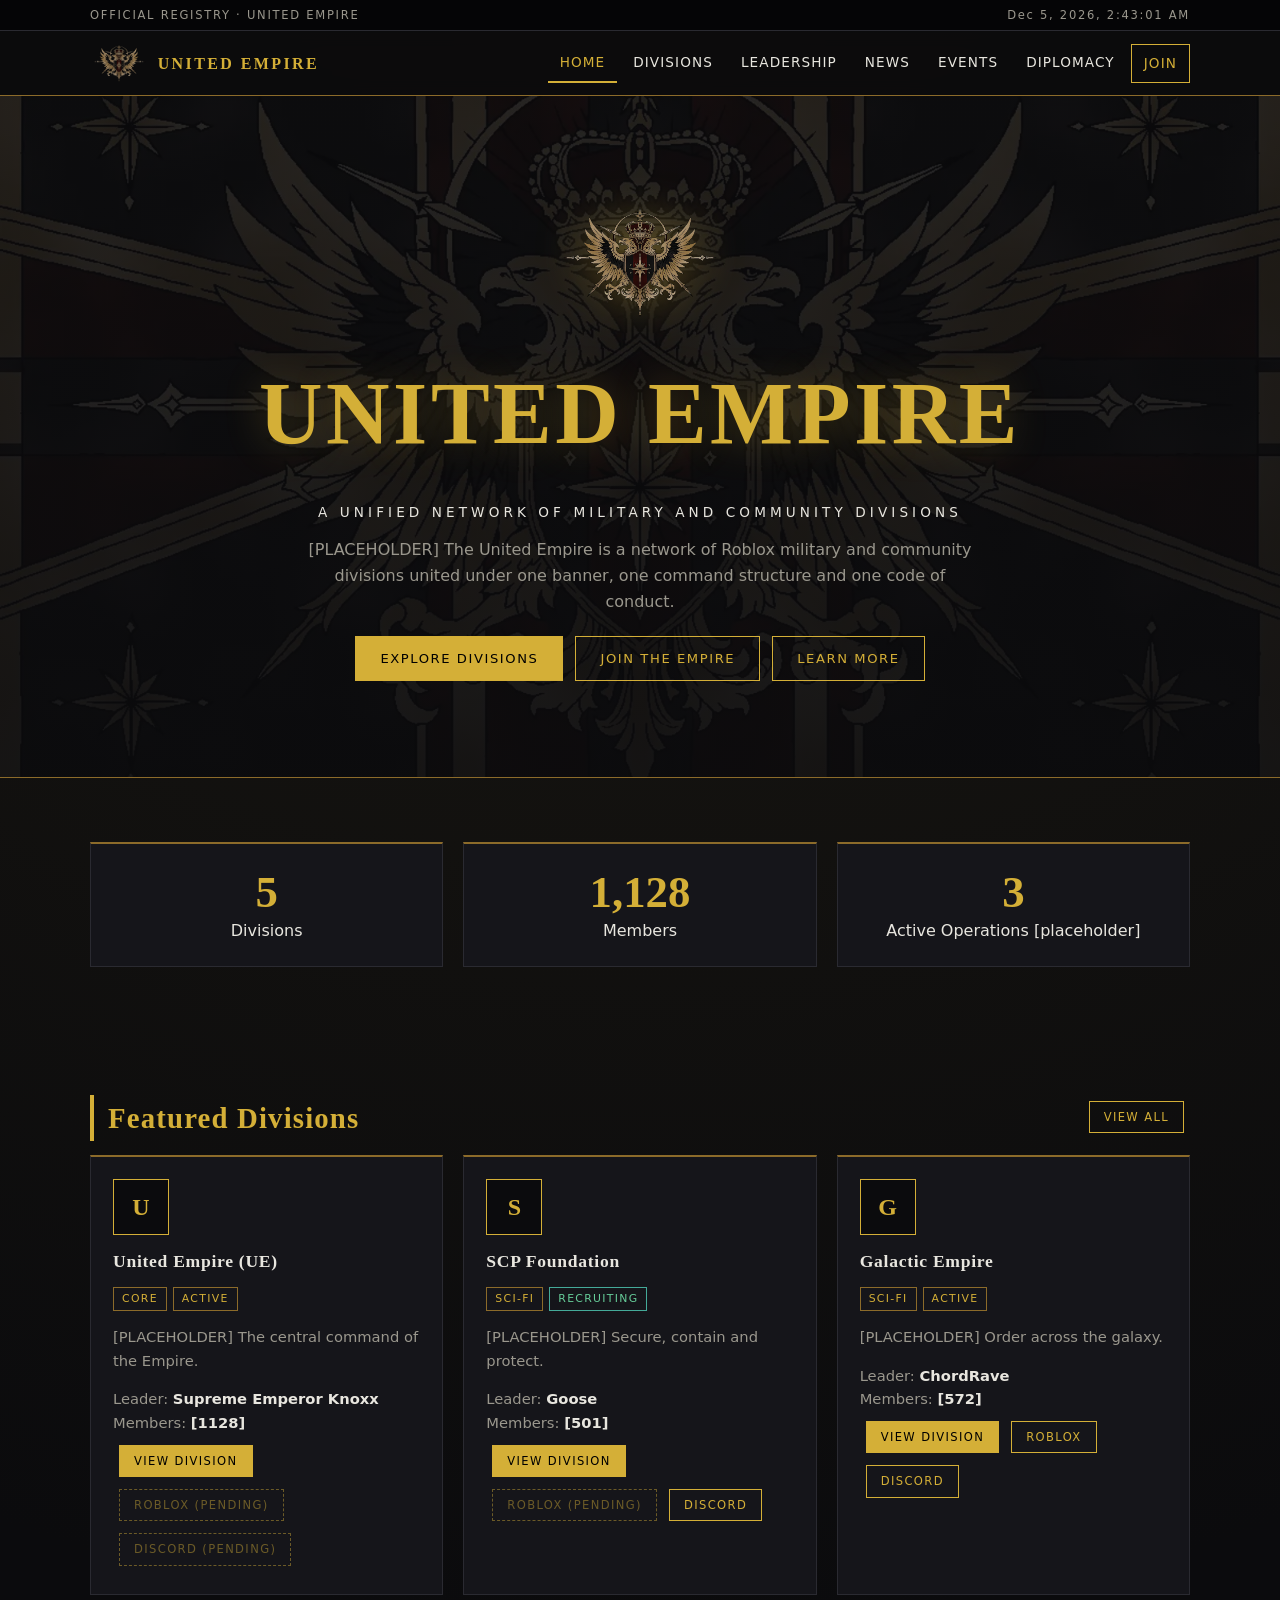
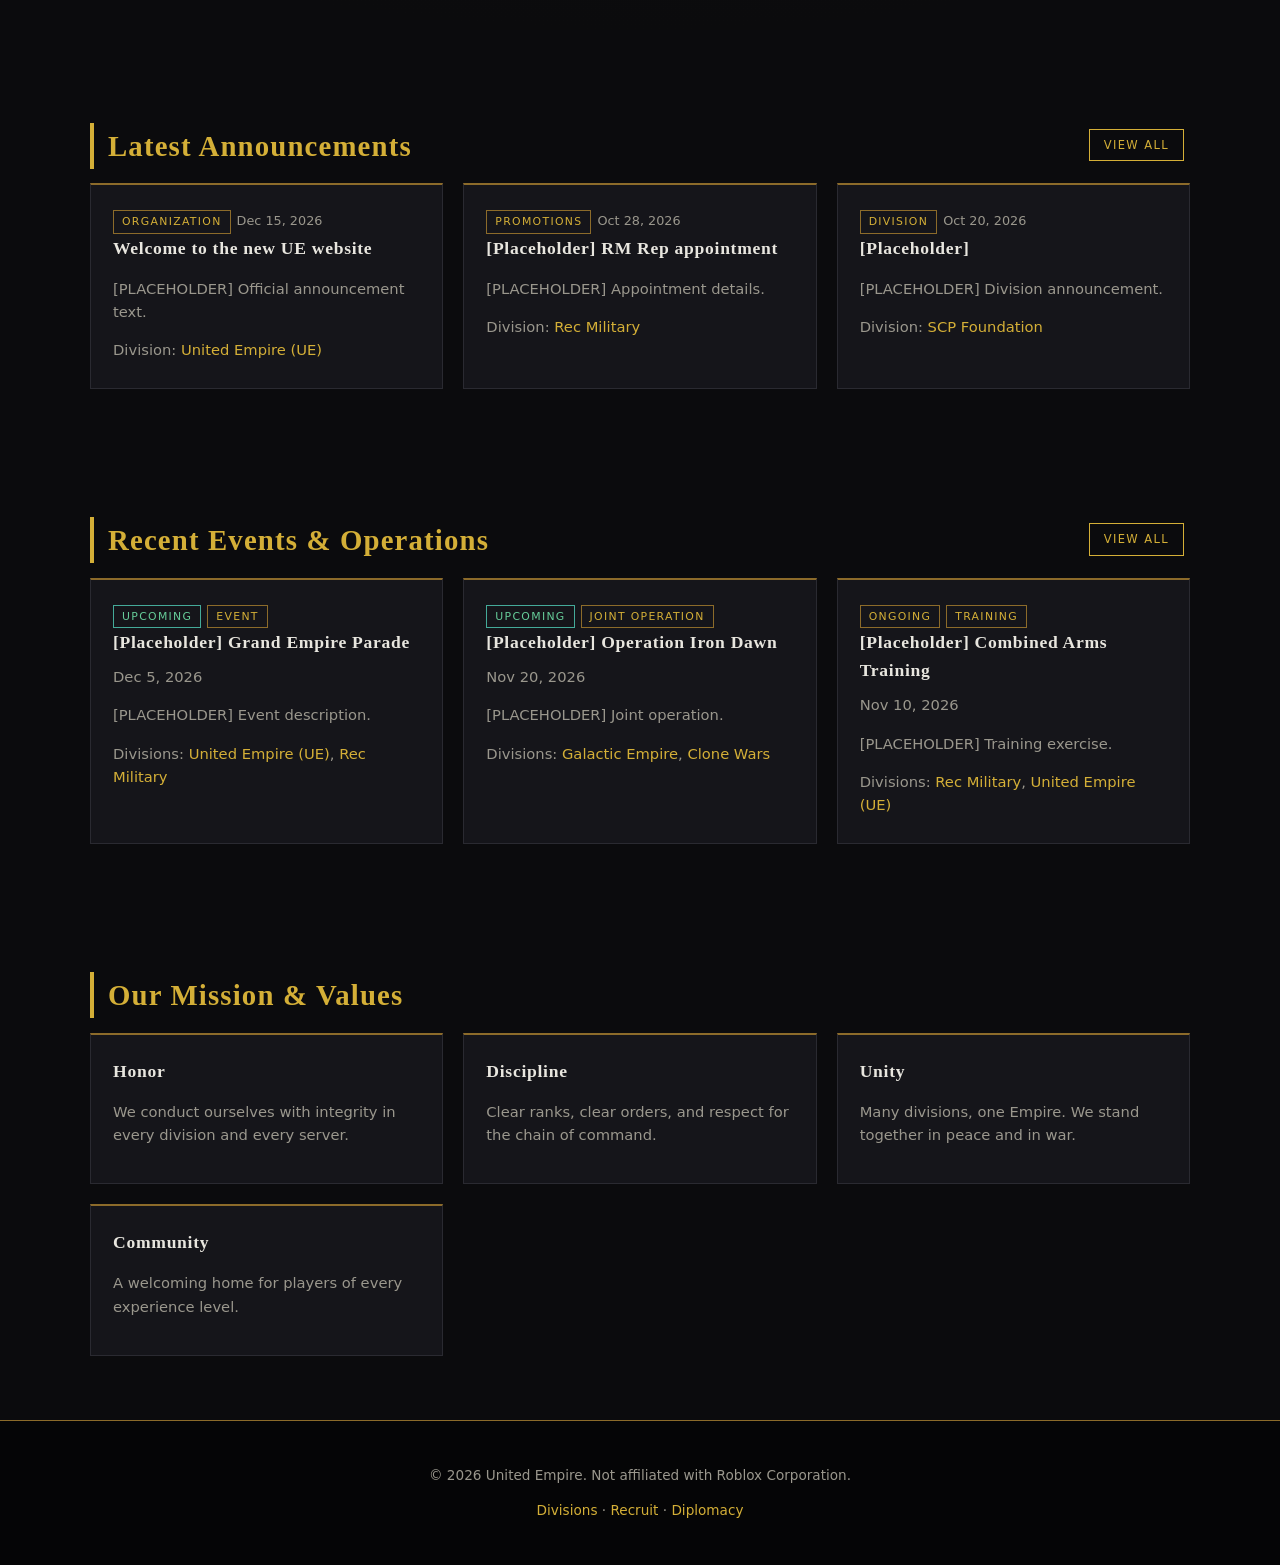
<file: index.html>
<!DOCTYPE html>
<html lang="en"><head>
<meta charset="utf-8"><meta name="viewport" content="width=device-width,initial-scale=1">
<title>United Empire | Official Roblox Clan Network</title>
<meta name="description" content="Official hub of the United Empire, a unified network of Roblox military and community divisions.">
<meta property="og:title" content="United Empire"><meta property="og:description" content="A unified network of military and community divisions.">
<meta name="theme-color" content="#0b0b0d">
<link rel="icon" href="assets/img/favicon.png" type="image/png">
<link rel="stylesheet" href="assets/css/style.css">
</head><body>
<div id="loader"><img src="assets/img/emblem.webp" alt=""><div class="bar"></div></div>
<div class="top"><div class="wrap"><span>OFFICIAL REGISTRY · UNITED EMPIRE</span><span id="clock"></span></div></div>
<nav id="nav"><div class="wrap">
 <a class="brand" href="#/"><img src="assets/img/emblem.webp" alt="UE emblem">UNITED EMPIRE</a>
 <button id="burger" aria-label="Menu" aria-expanded="false">☰</button>
 <ul id="menu">
  <li><a href="#/">Home</a></li><li><a href="#/divisions">Divisions</a></li><li><a href="#/leadership">Leadership</a></li>
  <li><a href="#/news">News</a></li><li><a href="#/events">Events</a></li><li><a href="#/diplomacy">Diplomacy</a></li>
  <li><a class="join" href="#/recruit">Join</a></li>
 </ul></div></nav>
<main id="app"></main>
<footer><div class="wrap"><p>© <span id="yr"></span> United Empire. Not affiliated with Roblox Corporation.</p>
<p><a href="#/divisions">Divisions</a> · <a href="#/recruit">Recruit</a> · <a href="#/diplomacy">Diplomacy</a></p></div></footer>
<button id="totop" aria-label="Back to top">↑</button>
<script src="data/site.js"></script><script src="data/divisions.js"></script><script src="data/leaders.js"></script>
<script src="data/news.js"></script><script src="data/events.js"></script><script src="assets/js/app.js"></script>
</body></html>
</file>
<file: assets/css/style.css>
:root{--bg:#0b0b0d;--panel:#15151a;--line:#2a2a31;--gold:#d4af37;--bronze:#8c6b2a;--crimson:#4a1512;--tx:#e8e6df;--mut:#9a978d}
*{box-sizing:border-box}html{scroll-behavior:smooth}
body{margin:0;background:radial-gradient(circle at 50% -10%,#1d1a12,var(--bg) 55%);color:var(--tx);font:16px/1.6 "Segoe UI",system-ui,sans-serif}
a{color:var(--gold);text-decoration:none}h1,h2,h3{font-family:Georgia,"Times New Roman",serif;letter-spacing:.04em;margin:0 0 .5em}
.wrap{max-width:1140px;margin:auto;padding:0 20px}
#loader{position:fixed;inset:0;background:var(--bg);display:grid;place-content:center;gap:16px;justify-items:center;z-index:99;transition:opacity .6s}
#loader img{width:110px;animation:pulse 1.2s infinite}#loader .bar{width:160px;height:3px;background:var(--line);overflow:hidden}
#loader .bar:after{content:"";display:block;height:100%;width:40%;background:var(--gold);animation:sl 1s infinite}
#loader.hide{opacity:0;pointer-events:none}@keyframes sl{from{margin-left:-40%}to{margin-left:100%}}@keyframes pulse{50%{transform:scale(1.1)}}
.top{background:#050506;border-bottom:1px solid var(--line);font-size:.72rem;letter-spacing:.15em;color:var(--mut)}
.top .wrap{display:flex;justify-content:space-between;padding:6px 20px}
nav{position:sticky;top:0;z-index:50;background:rgba(11,11,13,.92);backdrop-filter:blur(8px);border-bottom:1px solid var(--bronze)}
nav .wrap{display:flex;align-items:center;justify-content:space-between;min-height:64px}
.brand{display:flex;align-items:center;gap:10px;font-family:Georgia,serif;font-weight:700;letter-spacing:.15em;color:var(--gold)}.brand img{height:38px;width:auto}
#menu{display:flex;gap:4px;list-style:none;margin:0;padding:0}#menu a{display:block;padding:8px 12px;color:var(--tx);font-size:.85rem;letter-spacing:.08em;text-transform:uppercase;border-bottom:2px solid transparent;transition:.2s}
#menu a:hover,#menu a.on{color:var(--gold);border-color:var(--gold)}#menu a.join{border:1px solid var(--gold);color:var(--gold)}
#burger{display:none;background:none;border:1px solid var(--bronze);color:var(--gold);font-size:1.4rem;padding:2px 10px;cursor:pointer}
.hero{text-align:center;padding:110px 20px 90px;background:linear-gradient(180deg,rgba(11,11,13,.82),rgba(11,11,13,.93)),url(../img/flag.webp) center/cover;border-bottom:1px solid var(--bronze)}
.hero img{width:170px;filter:drop-shadow(0 0 24px rgba(212,175,55,.4))}.hero h1{font-size:clamp(2.6rem,9vw,5.5rem);color:var(--gold);margin:.2em 0;text-shadow:0 0 40px rgba(212,175,55,.3)}
.hero p{max-width:680px;margin:0 auto 1em;color:var(--mut)}.sub{letter-spacing:.3em;text-transform:uppercase;font-size:.85rem;color:var(--tx)!important}
.btn{display:inline-block;padding:11px 24px;margin:6px;border:1px solid var(--gold);color:var(--gold);background:none;font:inherit;font-size:.82rem;letter-spacing:.12em;text-transform:uppercase;cursor:pointer;transition:.25s}
.btn:hover{background:var(--gold);color:#000;transform:translateY(-2px)}.btn.fill{background:var(--gold);color:#000}.btn.fill:hover{background:#f0cc55}
.btn.off{opacity:.45;cursor:not-allowed;border-style:dashed}.btn.off:hover{background:none;color:var(--gold);transform:none}.btn.sm{padding:6px 14px;font-size:.72rem}
section{padding:64px 0}.sec h2{font-size:1.8rem;color:var(--gold);border-left:4px solid var(--gold);padding-left:14px}.sec .more{float:right}
.ph{padding:56px 0 40px;border-bottom:1px solid var(--line);background:linear-gradient(90deg,rgba(212,175,55,.08),transparent)}.ph h1{font-size:2.4rem;color:var(--gold)}.ph p{color:var(--mut);margin:0}
.grid{display:grid;grid-template-columns:repeat(auto-fill,minmax(270px,1fr));gap:20px}
.card{background:var(--panel);border:1px solid var(--line);border-top:2px solid var(--bronze);padding:22px;transition:.3s}.card:hover{transform:translateY(-4px);border-color:var(--gold);box-shadow:0 10px 30px rgba(0,0,0,.5)}
.card h3{font-size:1.1rem;color:var(--tx)}.card p{color:var(--mut);font-size:.92rem}
.logo{width:56px;height:56px;display:grid;place-items:center;border:1px solid var(--gold);background:#0b0b0d;color:var(--gold);font:700 1.5rem Georgia,serif;margin-bottom:12px;background-size:cover}
.meta{font-size:.8rem;color:var(--mut);margin:.3em 0}.meta b{color:var(--tx)}
.tag{display:inline-block;font-size:.68rem;letter-spacing:.12em;text-transform:uppercase;padding:2px 8px;border:1px solid var(--bronze);color:var(--gold);margin-right:6px}
.tag.Recruiting,.tag.Upcoming{border-color:#4a9;color:#6c9}.tag.Inactive,.tag.Completed{border-color:#666;color:#888}
.stats{display:grid;grid-template-columns:repeat(auto-fit,minmax(200px,1fr));gap:20px;text-align:center}.stats .card b{display:block;font:700 2.8rem Georgia,serif;color:var(--gold)}
.filters{display:flex;flex-wrap:wrap;gap:10px;margin:28px 0}.filters input,.filters select{background:var(--panel);border:1px solid var(--line);color:var(--tx);padding:10px 14px;font:inherit;min-width:160px}
.filters input{flex:1;min-width:220px}.filters input:focus,.filters select:focus{outline:none;border-color:var(--gold)}
.hid{display:none!important}.empty{color:var(--mut);text-align:center;padding:30px}
.banner{height:200px;border:1px solid var(--bronze);background:linear-gradient(135deg,#1d1a12,#0b0b0d),var(--panel);display:grid;place-items:center;color:var(--bronze);letter-spacing:.3em;font-size:.8rem;margin-bottom:28px}
.two{display:grid;grid-template-columns:2fr 1fr;gap:28px}.box{background:var(--panel);border:1px solid var(--line);padding:22px;margin-bottom:20px}.box h3{color:var(--gold)}
ol.ranks{padding-left:20px}ol.ranks li{padding:4px 0;border-bottom:1px solid var(--line)}
.tier{margin:36px 0 14px;color:var(--gold);font:1.2rem Georgia,serif;letter-spacing:.15em;text-transform:uppercase;border-bottom:1px solid var(--bronze);padding-bottom:6px}
.ava{width:64px;height:64px;border-radius:50%;border:2px solid var(--gold);background:#0b0b0d center/cover;display:grid;place-items:center;color:var(--gold);font:700 1.3rem Georgia,serif;margin-bottom:10px}
.steps{counter-reset:s;list-style:none;padding:0}.steps li{counter-increment:s;padding:12px 12px 12px 56px;position:relative;margin-bottom:10px;background:var(--panel);border:1px solid var(--line)}
.steps li:before{content:counter(s);position:absolute;left:12px;top:8px;width:32px;height:32px;display:grid;place-items:center;background:var(--gold);color:#000;font-weight:700}
.reg{border-left:3px solid var(--gold);margin-bottom:10px}
footer{border-top:1px solid var(--bronze);background:#050506;padding:30px 0;text-align:center;color:var(--mut);font-size:.85rem}
#totop{position:fixed;right:20px;bottom:20px;width:44px;height:44px;border:1px solid var(--gold);background:var(--panel);color:var(--gold);font-size:1.2rem;cursor:pointer;opacity:0;pointer-events:none;transition:.3s;z-index:40}#totop.on{opacity:1;pointer-events:auto}
.rv{opacity:0;transform:translateY(24px);transition:opacity .7s,transform .7s}.rv.in{opacity:1;transform:none}
@media(max-width:820px){#burger{display:block}#menu{display:none;position:absolute;top:64px;left:0;right:0;flex-direction:column;background:var(--bg);border-bottom:1px solid var(--bronze);padding:10px}#menu.open{display:flex}.two{grid-template-columns:1fr}.top span:first-child{display:none}.sec .more{float:none;display:block;margin-bottom:10px}}
@media(prefers-reduced-motion:reduce){*{animation:none!important;transition:none!important}.rv{opacity:1;transform:none}}
</file>
